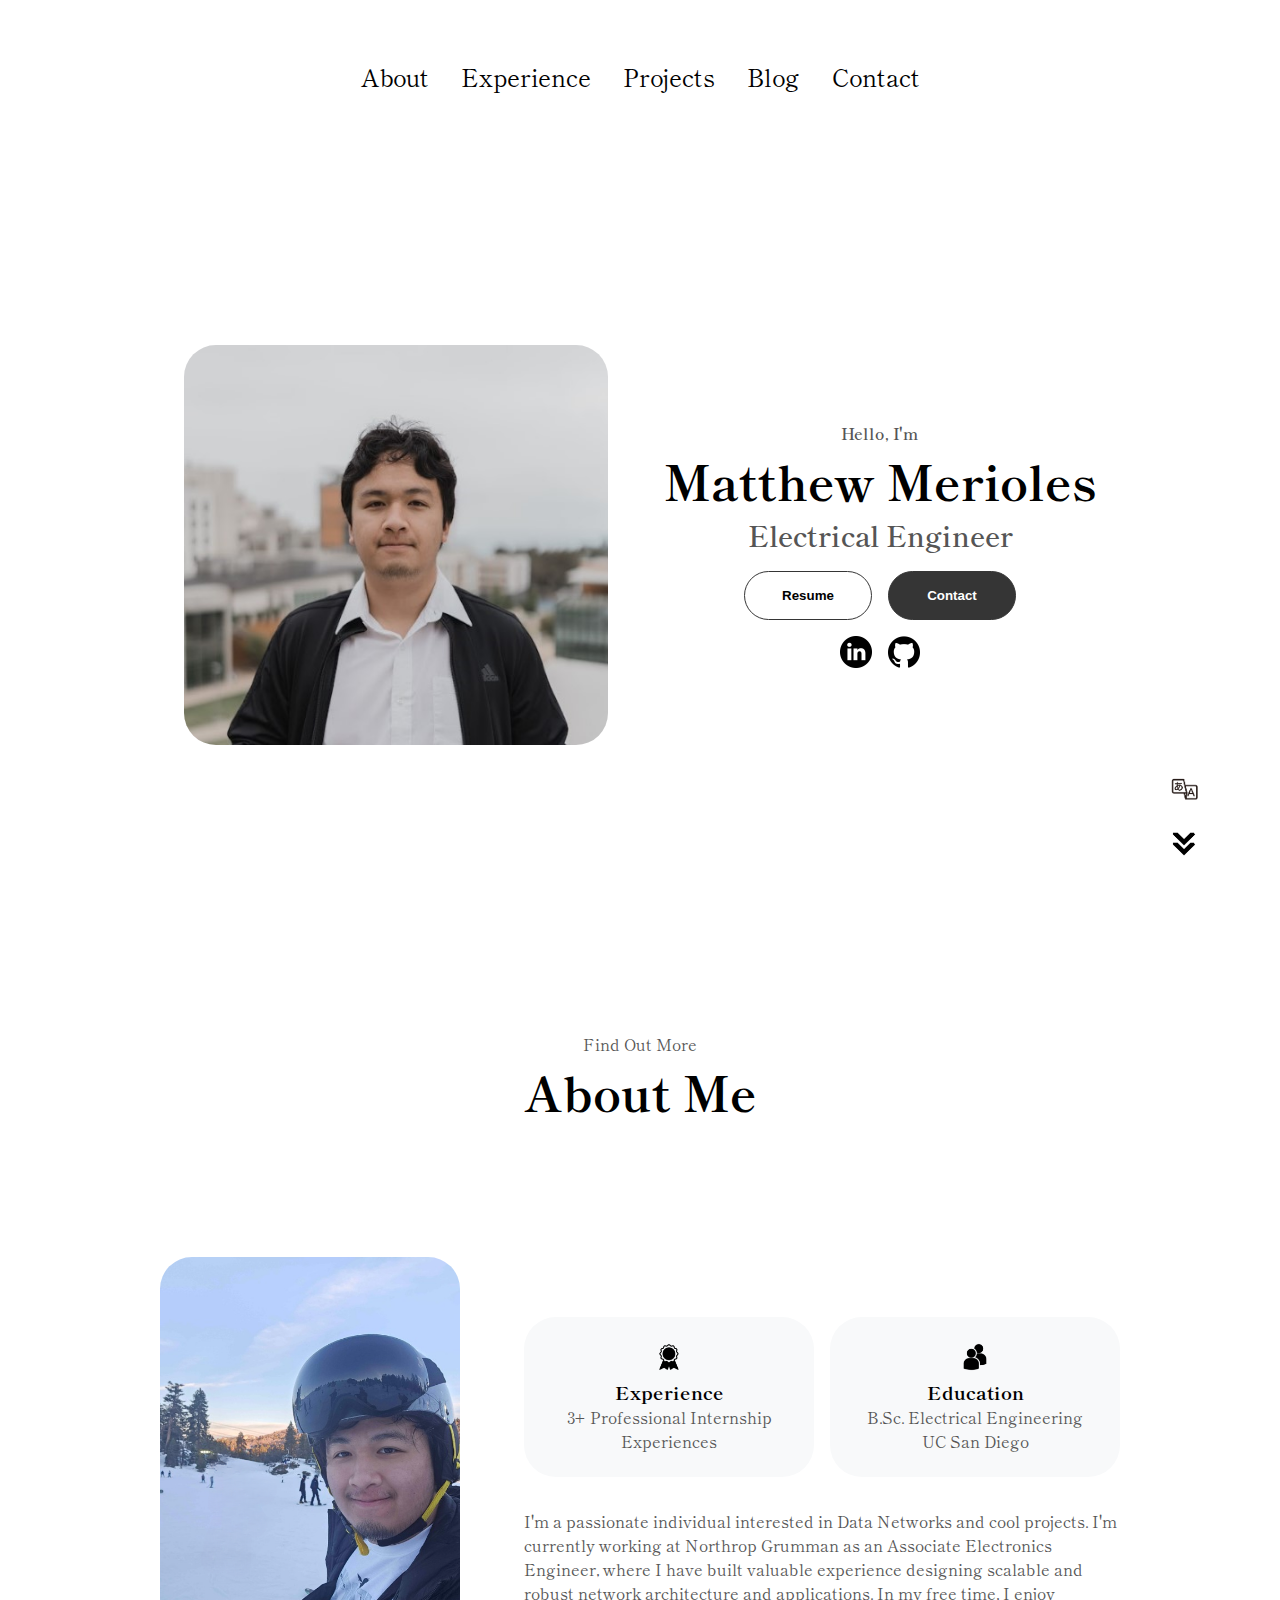
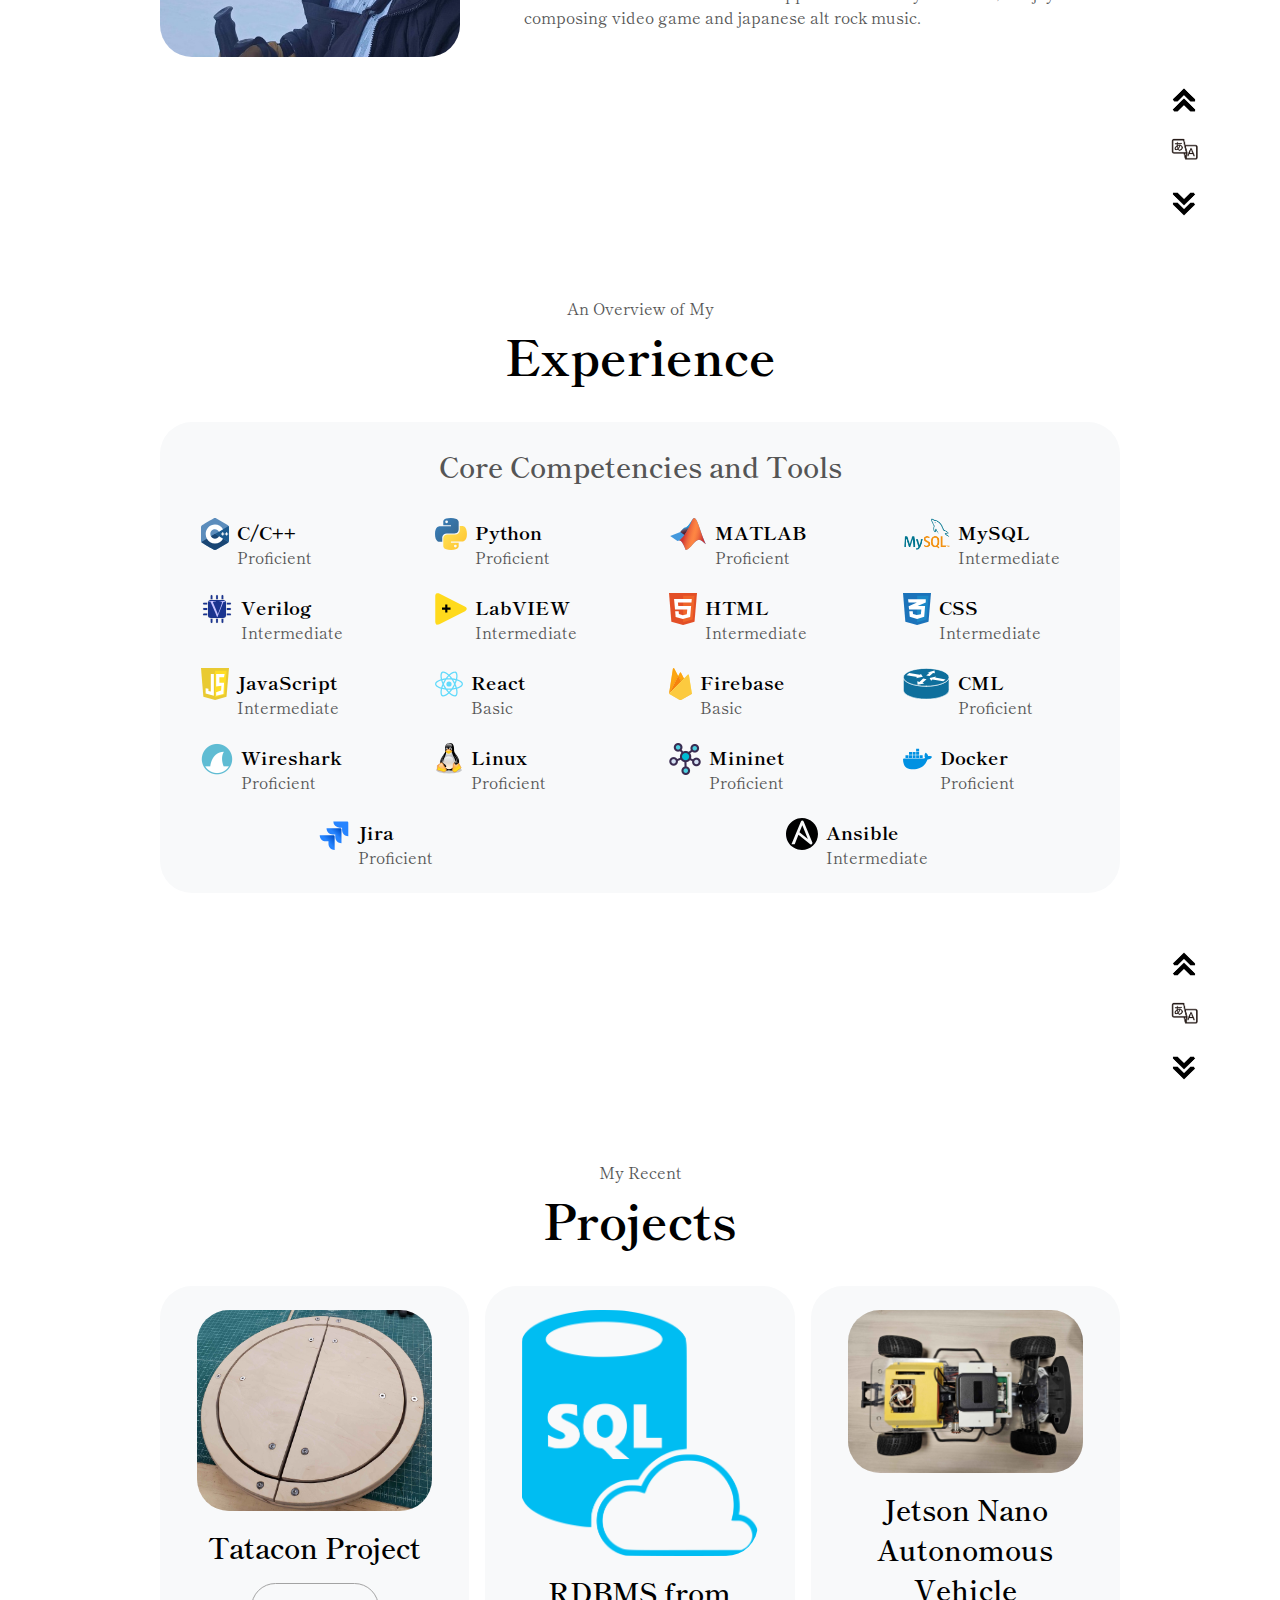
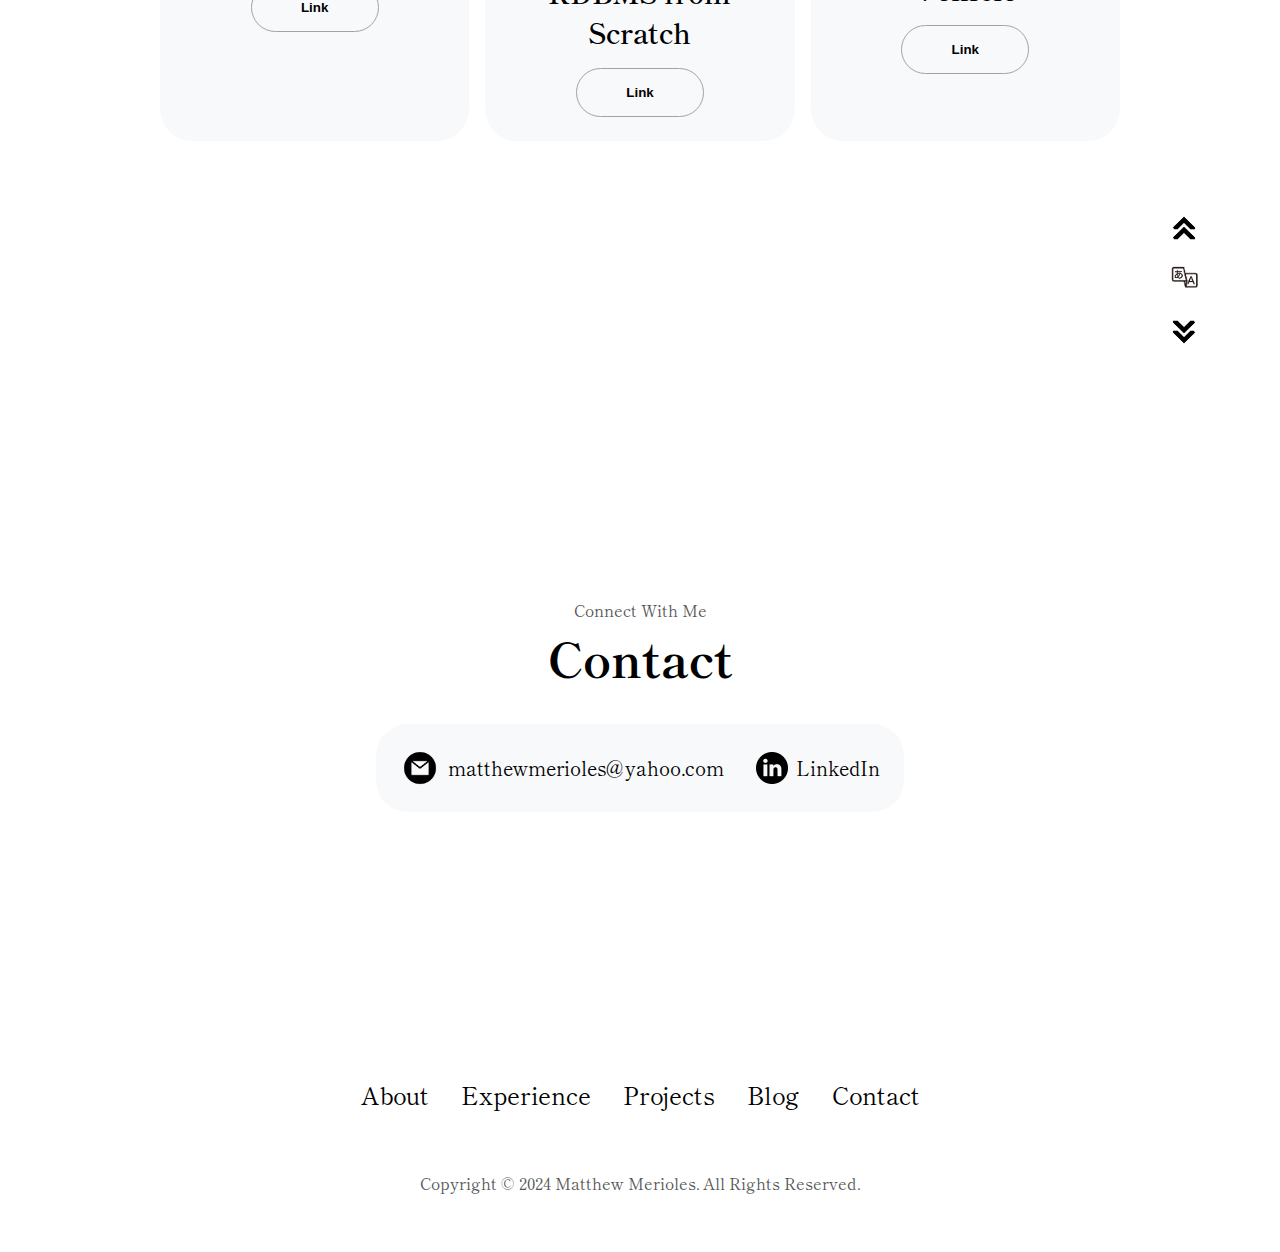
<file: index.html>
<!DOCTYPE html>


<html lang="en">
<head>
    <link rel="preconnect" href="https://fonts.googleapis.com">
    <link rel="preconnect" href="https://fonts.gstatic.com" crossorigin>
    <link href="https://fonts.googleapis.com/css2?family=Shippori+Mincho&display=swap" rel="stylesheet">

    

    <meta charset="UTF-8">
    <meta name="viewport" content="width=device-width, initial-scale=1.0">
    <title>Matthew Merioles</title>
    <link rel="icon" type="image/x-icon" href="./assets/placeholder.png">
    <link rel="stylesheet" href="style.css">
    <link rel="stylesheet" href="mediaqueries.css">
</head>

<body class="fade-in-content">
    <nav id="desktop-nav">
        <div>
            <ul class="nav-links">
                <li><a href="#about" tr="tr_about" >About</a></li>
                <li><a href="#experience" tr="tr_experience" >Experience</a></li>
                <li><a href="#projects" tr="tr_projects" >Projects</a></li>
                <li><a href='https://scrapbox.io/mattlab/' tr="tr_blog" >Blog</a></li>
                <li><a href="#contact" tr="tr_contact" >Contact</a></li>
            </ul>
        </div>
    </nav>
    
    <nav id = "hamburger-nav">
        <div class="hamburger-menu">
          
            <div class="hamburger-icon" onclick="toggleMenu()">
                <span></span>
                <span></span>
                <span></span>
            </div>
            <br>
            <img src="./assets/langtoggle.png" alt="Toggle icon" class="icon" onclick="translateDocument()" />
            <div class="menu-links">
                <li><a href="#about" onclick="toggleMenu()" tr="tr_about" >About</a></li>
                <li><a href="#experience" onclick="toggleMenu()" tr="tr_experience" >Experience</a></li>
                <li><a href="#projects" onclick="toggleMenu()" tr="tr_projects" >Projects</a></li>
                <li><a href='https://scrapbox.io/mattlab/' onclick="toggleMenu()" tr="tr_blog" >Blog</a></li>
                <li><a href="#contact" onclick="toggleMenu()"  tr="tr_contact" >Contact</a></li>
            </div>

        </div>
    </nav>

    <section id="profile">
        <div class="section__pic-container">
            <img src="./assets/matthew.jpg" alt= "Matthew Merioles profile picture" class=about-pic />
        </div>

        <div class="section__text">
            <p class="section__text__p1 " tr="tr_hello">Hello, I'm </p>
            <h1  class="title " tr="tr_name">Matthew Merioles</h1>
            <p class="section__text__p2 " tr="tr_engineer">Electrical Engineer</p>
            <div class="btn-container">
                <button class="btn btn-color-2 " tr="tr_resume" onclick="window.open('./assets/Resume_MMerioles.pdf')"> 
                    Resume
                </button>

                <button class="btn btn-color-1 " tr="tr_contact" onclick="location.href='./#contact'"> 
                    Contact
                </button>
            </div>
            <div id="socials-container">
                <img src="./assets/linkedin.png" 
                alt="LinkedIn Profile"
                class="icon" 
                onclick="location.href='https://www.linkedin.com/in/mmerioles/'"/>

                <img src="./assets/github.png" 
                alt="My Github Profile"
                class="icon" 
                onclick="location.href='https://github.com/mmerioles'"/>
            </div>
        </div>
        <img
        src="./assets/arrow.png"
        alt="Arrow icon"
        class="icon downarrow"
        onclick="location.href='./#about'"
        />
        <img
          src="./assets/langtoggle.png"
          alt="Toggle icon"
          class="icon translate"
          onclick="translateDocument()"
        />
    </section>

    <section id="about">
        <p class="section__text__p1 " tr="tr_get">Find Out More</p>
        <h1 class="title " tr="tr_aboutme">About Me</h1>
        <div class="section-container">

            <div class="section__pic-container">
                <img src="./assets/ski_cleanup.jpg"
                alt="Profile Picture"
                class="about-pic"
                />
            </div>

            <div class = "about-details-container">
                <div class="about-containers">

                    <div class="details-container">
                        <img src="./assets/experience.png" 
                        alt="Experience icon"
                        class="icon"
                        />
                        <h3  tr="tr_exp">Experience</h3>
                        <p  tr="tr_new">3+ Professional Internship Experiences</p>
                        
                    </div>

                    <div class="details-container">
                        <img src="./assets/education.png" 
                        alt="Education icon"
                        class="icon"
                        />
                        <h3  tr="tr_edu">Education</h3>
                        <p  tr="tr_deg">B.Sc. Electrical Engineering</p><p tr="tr_ucsd" >UC San Diego</p>
                    </div>

                </div>

                <div class="text-container">
                    <p  tr="tr_long">
                        I'm a passionate individual interested in Data Networks and cool projects. I'm currently working at Northrop Grumman as an Associate Electronics Engineer, where I have built 
                        valuable experience designing scalable and robust network architecture and applications. In my free time, I enjoy composing video game and japanese alt rock music. 
                    </p>
                </div>
            </div>
        </div>
        <img
        src="./assets/uparrow.png"
        alt="Arrow icon"
        class="icon uparrow"
        onclick="location.href='./#profile'"
        />
        <img
        src="./assets/uparrow.png"
        alt="Arrow icon"
        class="icon uparrow"
        onclick="location.href='./#'"
        />
        <img src="./assets/arrow.png" 
        alt="Arrow icon" 
        class="icon downarrow"
        onclick="location.href='./#experience'"
        />
        <img
          src="./assets/langtoggle.png"
          alt="Toggle icon"
          class="icon translate"
          onclick="translateDocument()"
        />
        
    </section>
    
    <section id="experience">
        <p class="section__text__p1 " tr="tr_explore">An Overview of My</p>
        <h1 class="title " tr="tr_skill">Experience</h1>
        <div class="experience-details-container">
          <div class="about-containers">
            <div class="details-container">
              <h2 class="experience-sub-title " tr="tr_programming">Core Competencies and Tools</h2>
              <div class="article-container">
                <article>
                  <img
                    src="./assets/c.svg"
                    alt="Experience icon"
                    class="icon"
                  />
                  <div>
                    <h3>C/C++</h3>
                    <p tr="tr_proficient" >Proficient</p>
                  </div>
                </article>
                <article>
                  <img
                    src="./assets/python-5.svg"
                    alt="Experience icon"
                    class="icon"
                  />
                  <div>
                    <h3>Python</h3>
                    <p tr="tr_proficient"  >Proficient</p>
                  </div>
                </article>
                <article>
                  <img
                    src="./assets/matlab.svg"
                    alt="Experience icon"
                    class="icon"
                  />
                  <div>
                    <h3>MATLAB</h3>
                    <p tr="tr_proficient" >Proficient</p>
                  </div>
                </article>
                <article>
                  <img
                    src="./assets/mysql.png"
                    alt="Experience icon"
                    class="icon"
                  />
                  <div>
                    <h3>MySQL</h3>
                    <p tr="tr_intermediate" >Intermediate</p>
                  </div>
                </article>
                <article>
                  <img
                    src="./assets/verilog.svg"
                    alt="Experience icon"
                    class="icon"
                  />
                  <div>
                    <h3>Verilog</h3>
                    <p tr="tr_intermediate" >Intermediate</p>
                  </div>
                </article>
                <article>
                  <img
                    src="./assets/labview.svg"
                    alt="Experience icon"
                    class="icon"
                  />
                  <div>
                    <h3>LabVIEW</h3>
                    <p tr="tr_intermediate" >Intermediate</p>
                  </div>
                </article>
                <article>
                  <img
                    src="./assets/html.svg"
                    alt="Experience icon"
                    class="icon"
                  />
                  <div>
                    <h3>HTML</h3>
                    <p tr="tr_intermediate" >Intermediate</p>
                  </div>
                </article>
                <article>
                  <img
                    src="./assets/css.svg"
                    alt="Experience icon"
                    class="icon"
                  />
                  <div>
                    <h3>CSS</h3>
                    <p tr="tr_intermediate" >Intermediate</p>
                  </div>
                </article>
                <article>
                  <img
                    src="./assets/js.svg"
                    alt="Experience icon"
                    class="icon"
                  />
                  <div>
                    <h3>JavaScript</h3>
                    <p tr="tr_intermediate" >Intermediate</p>
                  </div>
                </article>
                <article>
                  <img
                    src="./assets/react.svg"
                    alt="Experience icon"
                    class="icon"
                  />
                  <div>
                    <h3>React</h3>
                    <p tr="tr_basic" >Basic</p>
                  </div>
                </article>
                <article>
                  <img
                    src="./assets/firebase.svg"
                    alt="Experience icon"
                    class="icon"
                  />
                  <div>
                    <h3>Firebase</h3>
                    <p tr="tr_basic" >Basic</p>
                  </div>
                </article>
                <article>
                  <img
                    src="./assets/router.svg"
                    alt="Experience icon"
                    class="icon"
                  />
                  <div>
                    <h3>CML</h3>
                    <p tr="tr_proficient" >Proficient</p>
                  </div>
                </article>
                <article>
                  <img
                    src="./assets/wireshark.png"
                    alt="Experience icon"
                    class="icon"
                  />
                  <div>
                    <h3>Wireshark</h3>
                    <p tr="tr_proficient" >Proficient</p>
                  </div>
                </article>
                <article>
                  <img
                    src="./assets/tux.svg"
                    alt="Experience icon"
                    class="icon"
                  />
                  <div>
                    <h3>Linux</h3>
                    <p tr="tr_proficient">Proficient</p>
                  </div>
                </article>
                <article>
                  <img
                    src="./assets/network.png"
                    alt="Experience icon"
                    class="icon"
                  />
                  <div>
                    <h3>Mininet</h3>
                    <p tr="tr_proficient" >Proficient</p>
                  </div>
                </article>
                <article>
                    <img
                      src="./assets/docker.svg"
                      alt="Experience icon"
                      class="icon"
                    />
                    <div>
                      <h3>Docker</h3>
                      <p tr="tr_proficient" >Proficient</p>
                    </div>
                  </article>
                  <article>
                    <img
                      src="./assets/jira.svg"
                      alt="Experience icon"
                      class="icon"
                    />
                    <div>
                      <h3>Jira</h3>
                      <p tr="tr_proficient" >Proficient</p>
                    </div>
                  </article>
                  <article>
                    <img
                      src="./assets/ansible.svg"
                      alt="Experience icon"
                      class="icon"
                    />
                    <div>
                      <h3>Ansible</h3>
                      <p tr="tr_intermediate" >Intermediate</p>
                    </div>
                  </article>
                  
              </div>
            </div>
          </div>
        </div>
        <img
        src="./assets/arrow.png"
        alt="Arrow icon"
        class="icon downarrow"
        onclick="location.href='./#projects'"
        />
        <img
        src="./assets/uparrow.png"
        alt="Arrow icon"
        class="icon uparrow"
        onclick="location.href='./#about'"
        />
        <img
          src="./assets/langtoggle.png"
          alt="Toggle icon"
          class="icon translate"
          onclick="translateDocument()"
        />
    </section>

    <section id="projects">
        <p class="section__text__p1 " tr="tr_browse">My Recent</p>
        <h1 class="title " tr="tr_projects">Projects</h1>
        <div class="experience-details-container">
            <div class="about-containers">
                <div class="details-container color-container">
                    <div class="article-container">
                        <img
                        src="./assets/tatacon.jpg"
                        alt="Project 1"
                        class="project-img"
                        />
                    </div>
                    
                    <h2 class="experience-sub-title project-title " tr="tr_project_1">Tatacon Project</h2>
                    <div class="btn-container">
                        <button
                        class="btn btn-color-2 project-btn"
                        onclick="location.href='https://scrapbox.io/mattlab/%E3%82%BF%E3%82%BF%E3%82%B3%E3%83%B3%E4%BD%9C%E6%88%90%EF%BC%88WIP%EF%BC%89'"
                        tr="tr_link"
                        >
                        Link
                        </button>
                    </div>
                </div>
                <div class="details-container color-container">
                    <div class="article-container">
                        <img
                        src="./assets/database.png"
                        alt="Project 2"
                        class="project-img"
                        />
                    </div>
                    <h2 class="experience-sub-title project-title " tr="tr_project_2">RDBMS from Scratch</h2>
                    <div class="btn-container">
                        <button
                        class="btn btn-color-2 project-btn"
                        onclick="location.href='https://scrapbox.io/mattlab/RDBMS_from_Scratch'"
                        tr="tr_link"
                        >
                        Link
                        </button>
                    </div>
                </div>
                <div class="details-container color-container">
                    <div class="article-container">
                        <img
                        src="./assets/jetson.jpg"
                        alt="Project 3"
                        class="project-img"
                        />
                    </div>
                     
                      <h2 class="experience-sub-title project-title " tr="tr_project_3">Jetson Nano Autonomous Vehicle</h2>
                      <div class="btn-container">
                          <button
                          class="btn btn-color-2 project-btn "
                          onclick="location.href='https://scrapbox.io/mattlab/Jetson_Nano_Autonomous_Vehicle'"
                          tr="tr_link"
                          >
                          Link
                          </button>
                      </div>
                    
                </div>
            </div>
        </div>
        <img
        src="./assets/uparrow.png"
        alt="Arrow icon"
        class="icon uparrow"
        onclick="location.href='./#experience'"
        />
        <img
          src="./assets/arrow.png"
          alt="Arrow icon"
          class="icon downarrow"
          onclick="location.href='./#contact'"
        />
        <img
          src="./assets/langtoggle.png"
          alt="Toggle icon"
          class="icon translate"
          onclick="translateDocument()"
        />
  
    </section>

    <section id="contact">
        <p class="section__text__p1 " tr="tr_touch">Connect With Me</p>
        <h1 class="title " tr="tr_contact">Contact</h1>
        <div class="contact-info-upper-container">
            <div class="contact-info-container">
                <img src="./assets/email.png" 
                alt="Email icon" 
                class="icon contact-icon email-icon"
                href="mailto:matthewmerioles@yahoo.com"/>
                <p><a href="mailto:matthewmerioles@yahoo.com">matthewmerioles@yahoo.com</a></p>
            </div>

            <div class="contact-info-container">
                <img src="./assets/linkedin.png" 
                alt="LikedIn icon" 
                class="icon contact-icon"
                onclick="location.href='https://www.linkedin.com/in/mmerioles/'"/>
                <p><a href="https://www.linkedin.com/in/mmerioles"  tr="tr_linkedin">LinkedIn</a></p>
            </div>

        </div>
    </section>

    <footer>
        <nav>
            <div class="nav-links-container">
                <ul class="nav-links">
                  <li><a href="#about" tr="tr_about" >About</a></li>
                  <li><a href="#experience"  tr="tr_experience" >Experience</a></li>
                  <li><a href="#projects"  tr="tr_projects" >Projects</a></li>
                  <li><a href='https://scrapbox.io/mattlab/' tr="tr_blog" >Blog</a></li>
                  <li><a href="#contact"  tr="tr_contact" >Contact</a></li>
                </ul>
            </div>
        </nav>
        <p  tr="tr_copyright">Copyright &#169; 2024 Matthew Merioles. All Rights Reserved.</p>
    </footer>
    <script src="script.js"></script>

</body>
</html>
</file>
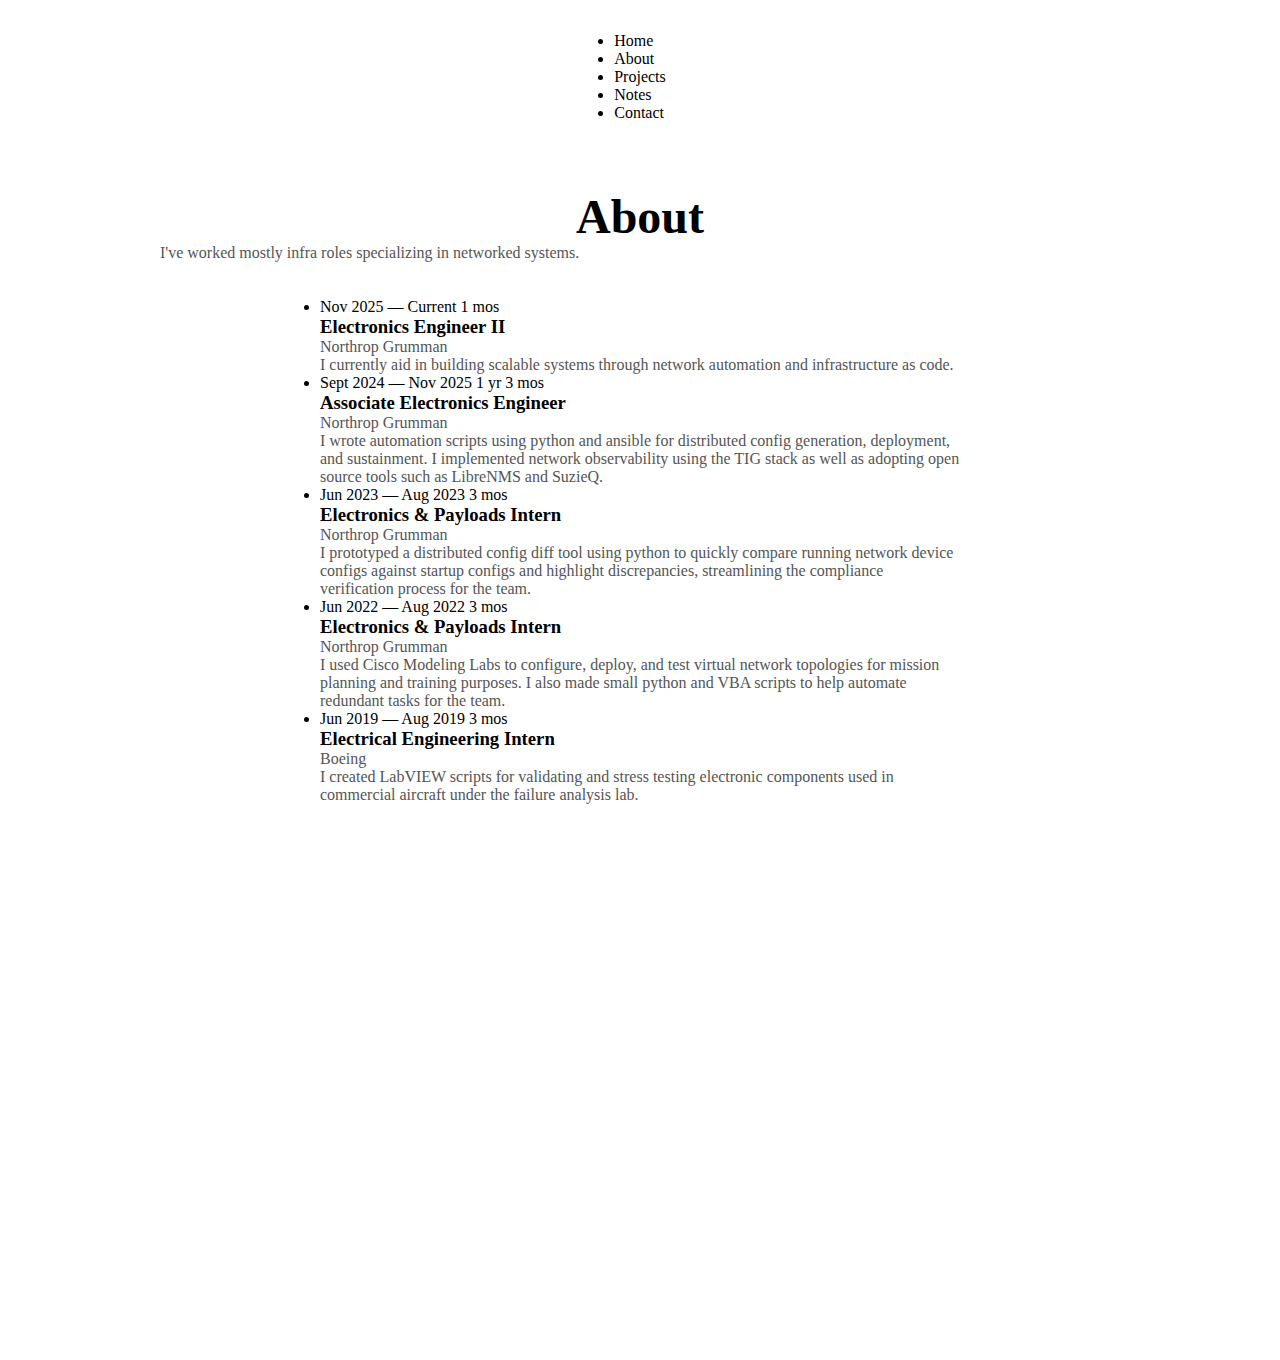
<file: about.html>
<!DOCTYPE html>
<html lang="en">
<head>
    <link rel="preconnect" href="https://fonts.googleapis.com">
    <link rel="preconnect" href="https://fonts.gstatic.com" crossorigin>
    <link href="https://fonts.googleapis.com/css2?family=Klee+One&display=swap" rel="stylesheet">

    <meta charset="UTF-8">
    <meta name="viewport" content="width=device-width, initial-scale=1.0">
    <title>About — Matthew Merioles</title>
    <link rel="icon" type="image/svg+xml" href="./assets/switch.svg">
    <link rel="stylesheet" href="style.css">
    <link rel="stylesheet" href="mediaqueries.css">
</head>

<body class="fade-in-content">
    <nav class="container-nav">
      <ul>
        <li><a href="index.html" tr="tr_home">Home</a></li>
        <li><a href="about.html" tr="tr_about">About</a></li>
        <li><a href="projects.html" tr="tr_projects">Projects</a></li>
        <li><a href="https://scrapbox.io/mattlab/" tr="tr_notes">Notes</a></li>
        <li><a href="contact.html" tr="tr_contact">Contact</a></li>
      </ul>
    </nav>

    <section id="about">

  <div class="about-layout">
    <header class="about-header">
      <h1 class="title" tr="tr_about">About</h1>
      <p class="projects-subtitle"> I've worked mostly infra roles specializing in networked systems. </p>
    </header>
    <section class="timeline">
      <ul class="timeline-list">
        <li class="timeline-item">
          <div class="timeline-date">
            <span class="timeline-range">Nov 2025 — Current</span>
            <span class="timeline-duration" id="current-role-duration" data-start="2025-11-01">1 mos</span>
          </div>
          <div class="timeline-panel">
            <h3 class="timeline-role">Electronics Engineer II</h3>
            <p class="timeline-company">Northrop Grumman</p>
            <p class="timeline-text">
              I currently aid in building scalable systems through network automation and infrastructure as code. 
            </p>
          </div>
        </li>

        <li class="timeline-item">
          <div class="timeline-date">
            <span class="timeline-range">Sept 2024 — Nov 2025</span>
            <span class="timeline-duration">1 yr 3 mos</span>
          </div>
          <div class="timeline-panel">
            <h3 class="timeline-role">Associate Electronics Engineer</h3>
            <p class="timeline-company">Northrop Grumman</p>
            <p class="timeline-text">
              I wrote automation scripts using python and ansible for distributed config generation, deployment, and sustainment. I implemented network observability using the TIG stack as well as adopting open source tools such as LibreNMS and SuzieQ.
            </p>
          </div>
        </li>

        <li class="timeline-item">
          <div class="timeline-date">
            <span class="timeline-range">Jun 2023 — Aug 2023</span>
            <span class="timeline-duration">3 mos</span>
          </div>
          <div class="timeline-panel">
            <h3 class="timeline-role">Electronics & Payloads Intern </h3>
            <p class="timeline-company">Northrop Grumman</p>
            <p class="timeline-text">
              I prototyped a distributed config diff tool using python to quickly compare running network device configs against startup configs and highlight discrepancies, streamlining the compliance verification process for the team.
            </p>
          </div>
        </li>

        <li class="timeline-item">
          <div class="timeline-date">
            <span class="timeline-range">Jun 2022 — Aug 2022</span>
            <span class="timeline-duration">3 mos</span>
          </div>
          <div class="timeline-panel">
            <h3 class="timeline-role">Electronics & Payloads Intern </h3>
            <p class="timeline-company">Northrop Grumman</p>
            <p class="timeline-text">
              I used Cisco Modeling Labs to configure, deploy, and test virtual network topologies for mission planning and training purposes. I also made small python and VBA scripts to help automate redundant tasks for the team.
            </p>
          </div>
        </li>

        <li class="timeline-item">
          <div class="timeline-date">
            <span class="timeline-range">Jun 2019 — Aug 2019</span>
            <span class="timeline-duration">3 mos</span>
          </div>
          <div class="timeline-panel">
            <h3 class="timeline-role">Electrical Engineering Intern</h3>
            <p class="timeline-company">Boeing</p>
            <p class="timeline-text">
              I created LabVIEW scripts for validating and stress testing electronic components used in commercial aircraft under the failure analysis lab.
            </p>
          </div>
        </li>


      </ul>
    </section>
  </div>
</section>


    <footer></footer>
    <script src="script.js"></script>
</body>
</html>
</file>
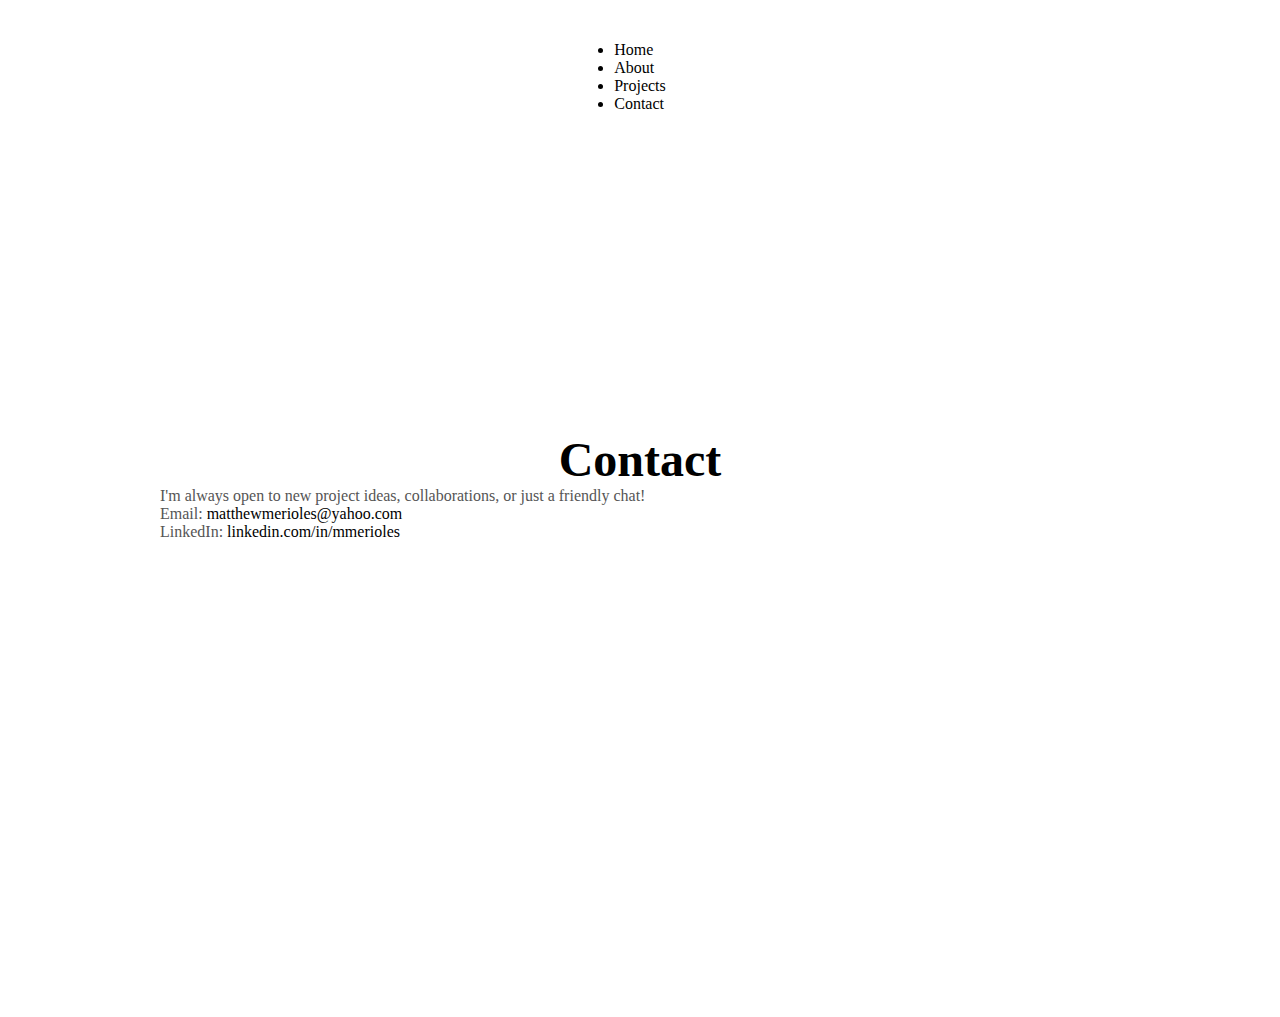
<file: contact.html>
<!DOCTYPE html>
<html lang="en">
<head>
    <link rel="preconnect" href="https://fonts.googleapis.com">
    <link rel="preconnect" href="https://fonts.gstatic.com" crossorigin>
    <link href="https://fonts.googleapis.com/css2?family=Klee+One&display=swap" rel="stylesheet">

    <meta charset="UTF-8">
    <meta name="viewport" content="width=device-width, initial-scale=1.0">
    <title>Contact — Matthew Merioles</title>
    <link rel="icon" type="image/svg+xml" href="./assets/switch.svg">
    <link rel="stylesheet" href="style.css">
    <link rel="stylesheet" href="mediaqueries.css">
</head>

<body class="fade-in-content">
    <nav class="container-nav">
      <ul>
        <li><a href="index.html" tr="tr_home">Home</a></li>
        <li><a href="about.html" tr="tr_about">About</a></li>
        <li><a href="projects.html" tr="tr_projects">Projects</a></li>
        <li><a href="contact.html" tr="tr_contact">Contact</a></li>
      </ul>
    </nav>

    <section id="contact">
    <div class="contact-layout">
        <header class="contact-header">
        <h1 class="title" tr="tr_contact">Contact</h1>
        <p class="contact-subtitle" tr="tr_contact_sub">
            I'm always open to new project ideas, collaborations, or just a friendly chat!
        </p>
        </header>

        <div class="contact-card">
        <p>
            Email:
            <a href="mailto:matthewmerioles@yahoo.com" tr="tr_mail">
            matthewmerioles@yahoo.com
            </a>
        </p>
        <p>
            LinkedIn:
            <a href="https://www.linkedin.com/in/mmerioles" tr="tr_linkedin">
            linkedin.com/in/mmerioles
            </a>
        </p>
        </div>
    </div>
    </section>


    <footer></footer>
    <script src="script.js"></script>
</body>
</html>
</file>
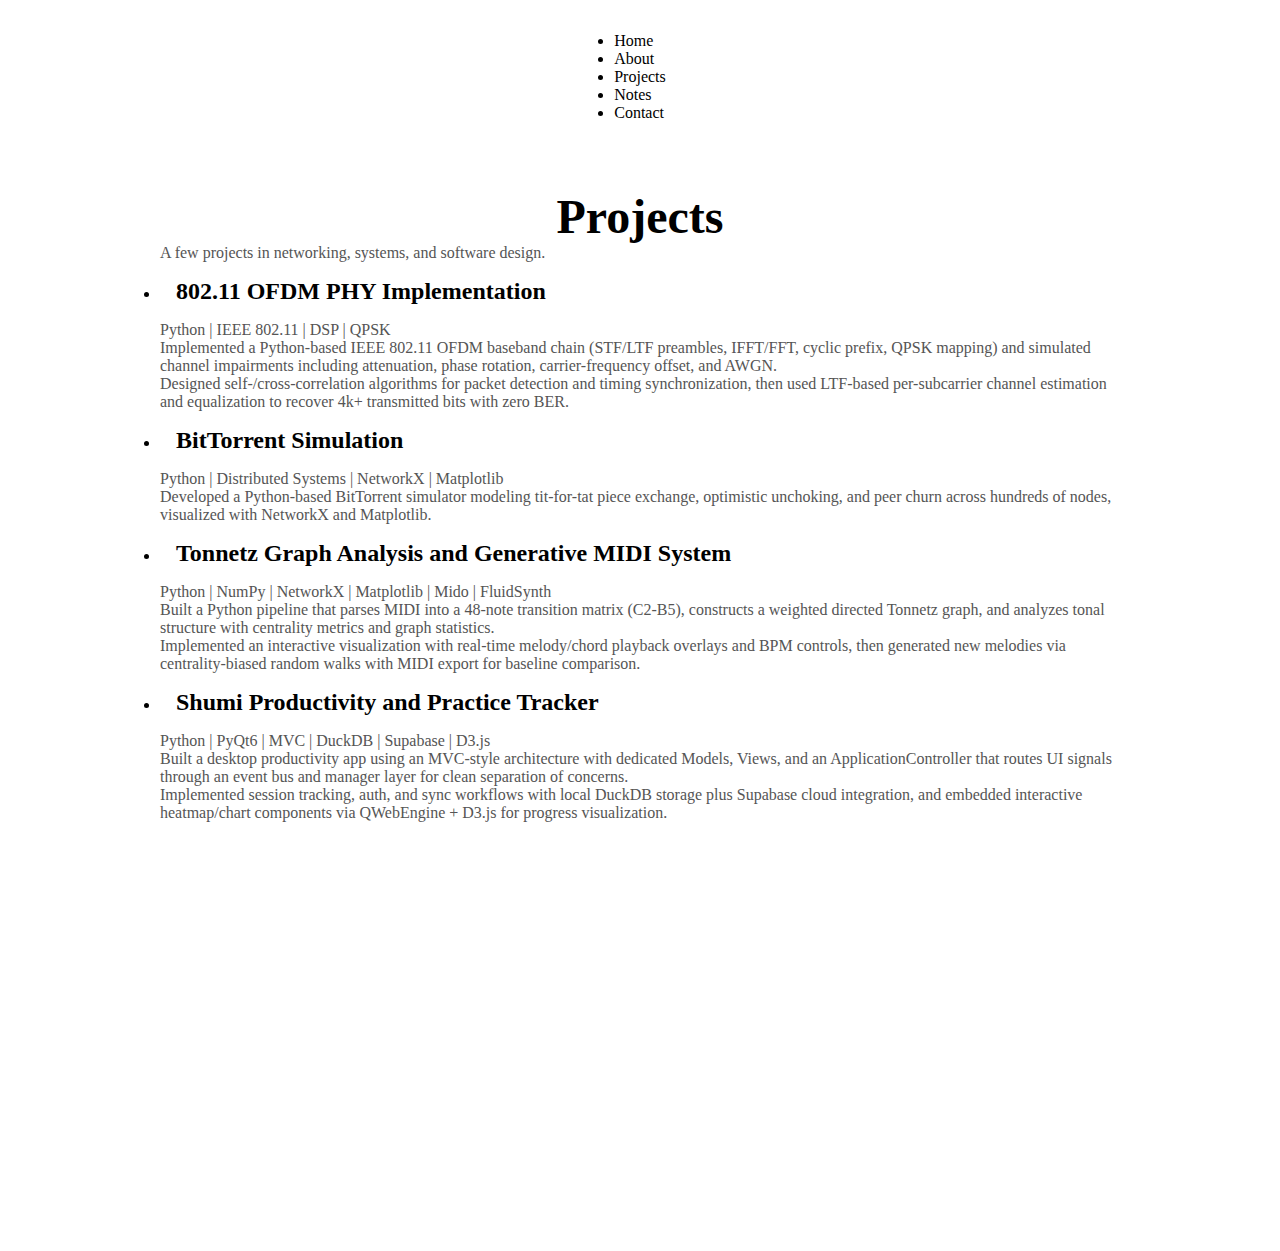
<file: projects.html>
<!DOCTYPE html>
<html lang="en">
<head>
    <link rel="preconnect" href="https://fonts.googleapis.com">
    <link rel="preconnect" href="https://fonts.gstatic.com" crossorigin>
    <link href="https://fonts.googleapis.com/css2?family=Klee+One&display=swap" rel="stylesheet">

    <meta charset="UTF-8">
    <meta name="viewport" content="width=device-width, initial-scale=1.0">
    <title>Projects &mdash; Matthew Merioles</title>
    <link rel="icon" type="image/svg+xml" href="./assets/switch.svg">
    <link rel="stylesheet" href="style.css">
    <link rel="stylesheet" href="mediaqueries.css">
</head>

<body class="fade-in-content">
    <nav class="container-nav">
      <ul>
        <li><a href="index.html" tr="tr_home">Home</a></li>
        <li><a href="about.html" tr="tr_about">About</a></li>
        <li><a href="projects.html" tr="tr_projects">Projects</a></li>
        <li><a href="https://scrapbox.io/mattlab/" tr="tr_notes">Notes</a></li>
        <li><a href="contact.html" tr="tr_contact">Contact</a></li>
      </ul>
    </nav>

    <section id="projects">
      <div class="projects-layout">
        <header class="projects-header">
          <h1 class="title" tr="tr_projects">Projects</h1>
          <p class="projects-subtitle">
            A few projects in networking, systems, and software design.
          </p>
        </header>

        <ul class="projects-list">
          <li class="project-item">
            <div class="project-card">
              <h2 class="project-title">802.11 OFDM PHY Implementation</h2>
              <p class="project-meta">Python | IEEE 802.11 | DSP | QPSK</p>
              <p class="project-text">
                Implemented a Python-based IEEE 802.11 OFDM baseband chain (STF/LTF preambles, IFFT/FFT, cyclic prefix, QPSK mapping) and simulated channel impairments including attenuation, phase rotation, carrier-frequency offset, and AWGN.
              </p>
              <p class="project-text">
                Designed self-/cross-correlation algorithms for packet detection and timing synchronization, then used LTF-based per-subcarrier channel estimation and equalization to recover 4k+ transmitted bits with zero BER.
              </p>
            </div>
          </li>

          <li class="project-item">
            <div class="project-card">
              <h2 class="project-title">BitTorrent Simulation</h2>
              <p class="project-meta">Python | Distributed Systems | NetworkX | Matplotlib</p>
              <p class="project-text">
                Developed a Python-based BitTorrent simulator modeling tit-for-tat piece exchange, optimistic unchoking, and peer churn across hundreds of nodes, visualized with NetworkX and Matplotlib.
              </p>
            </div>
          </li>

          <li class="project-item">
            <div class="project-card">
              <h2 class="project-title">Tonnetz Graph Analysis and Generative MIDI System</h2>
              <p class="project-meta">Python | NumPy | NetworkX | Matplotlib | Mido | FluidSynth</p>
              <p class="project-text">
                Built a Python pipeline that parses MIDI into a 48-note transition matrix (C2-B5), constructs a weighted directed Tonnetz graph, and analyzes tonal structure with centrality metrics and graph statistics.
              </p>
              <p class="project-text">
                Implemented an interactive visualization with real-time melody/chord playback overlays and BPM controls, then generated new melodies via centrality-biased random walks with MIDI export for baseline comparison.
              </p>
            </div>
          </li>

          <li class="project-item">
            <div class="project-card">
              <h2 class="project-title">Shumi Productivity and Practice Tracker</h2>
              <p class="project-meta">Python | PyQt6 | MVC | DuckDB | Supabase | D3.js</p>
              <p class="project-text">
                Built a desktop productivity app using an MVC-style architecture with dedicated Models, Views, and an ApplicationController that routes UI signals through an event bus and manager layer for clean separation of concerns.
              </p>
              <p class="project-text">
                Implemented session tracking, auth, and sync workflows with local DuckDB storage plus Supabase cloud integration, and embedded interactive heatmap/chart components via QWebEngine + D3.js for progress visualization.
              </p>
            </div>
          </li>
        </ul>
      </div>
    </section>

    <footer></footer>
    <script src="script.js"></script>
</body>
</html>
</file>
<file: style.css>
/* General Styling */

.shippori-mincho-regular {
    font-family: "Shippori Mincho", serif;
    font-weight: 400;
    font-style: normal;
}

* {
    margin: 0;
    padding: 0;
}

body {
    /*background: radial-gradient(circle, rgb(245, 245, 245) 0%, rgb(215, 216, 204) 100%);*/
    font-family: "Shippori Mincho";
    animation: fadeInPage ease 3s;
    animation-fill-mode: forwards;
}

html {
    scroll-behavior: smooth;
}

p{
    color:rgb(85, 85, 85);
}

/* Transitions */

a, .btn{
    transition: all 300ms ease;
}

/* Desktop Nav */

nav, 
.nav-links {
    display: flex;
}
  
nav {
    justify-content: space-around;
    align-items: center;
    height: 17vh;
}

.nav-links{
    gap: 2rem;
    list-style: none;
    font-size: 1.5rem;
}

a {
    color: black;
    text-decoration: none;
    text-decoration-color: white;
}

a:hover{
    color: grey;
    text-decoration: underline;
    text-underline-offset: 0.5rem;
    text-decoration-color: rgb(181,181,181);
}

/* Hamburger Menu */

#hamburger-nav {
    display: none;
}

.hamburger-menu {
    position: fixed;
    top: 2rem; /* Adjust as needed */
    left: 2rem; /* Adjust as needed */
    z-index: 10003; /* Ensure the hamburger icon is above other elements */
}

.hamburger-icon {
    display: flex;
    flex-direction: column;
    justify-content: space-between;
    height: 24px;
    width: 30px;
    cursor: pointer;
    z-index: 10003; /* Ensure the hamburger icon is above the menu */
}

.hamburger-icon span {
    width: 100%;
    height: 2px;
    background-color: black;
    transition: all 0.3s ease-in-out;
}

.menu-links {
    position: fixed;
    top: 0;
    left: 0;
    width: 100%;
    height: 100vh; 
    background-color: white; 
    display: flex;
    flex-direction: column;
    justify-content: center;
    align-items: center;
    overflow: hidden;
    transition: transform 0.3s ease-in-out;
    transform: translateY(-100%); 
    z-index: 10000; 
}

.menu-links.open {
    transform: translateY(0); 
}

.menu-links a {
    display: block;
    padding: 10px;
    text-align: center;
    font-size: 1.5rem;
    color: black;
    text-decoration: none;
    transition: all 0.3s ease-in-out;
}

.menu-links li {
    list-style: none;
}

.hamburger-icon.open span:first-child {
    transform: rotate(45deg) translate(5px, 5px);
}

.hamburger-icon.open span:nth-child(2) {
    opacity: 0;
}

.hamburger-icon.open span:last-child {
    transform: rotate(-45deg) translate(5px, -5px);
}

.hamburger-icon span:first-child {
    transform: none;
}

.hamburger-icon span:nth-child(2) {
    opacity: 1;
}

.hamburger-icon span:last-child {
    transform: none;
}

/* Sections */

section {
    
    padding-top: 4vh;
    height: 96vh;
    margin: 0 10rem;
    box-sizing: border-box;
    min-height: fit-content;
}

.section-container{
    display: flex;
}

/* Profile Section */

#profile{
    position: relative;
    display: flex;
    justify-content: center;
    gap: 5rem;
    height: 80vh;
}

.section__pic-container {
    display: flex;
    height: 400px;
    width: 400px;
    margin: auto 0;
}

.section__text{
    align-self: center;
    text-align: center;
}

.section__text p {
    font-weight: 600;
}

.section__text__p1 {
    text-align: center;
}
.section__text__p2 {
    font-size: 1.75rem;
    margin-bottom: 1rem;
}

.title {
    font-size: 3rem;
    text-align: center;
}

#socials-container {
    display: flex;
    justify-content: center;
    margin-top: 1rem;
    gap: 1rem;
}

/* Icon */

.icon{
    cursor: pointer;
    height: 2rem;
    transition: transform 0.3s ease;
}

.icon:hover{
    transform: scale(1.1);
}

/* Buttons */

.btn-container{
    display: flex;
    justify-content: center;
    gap: 1rem;
}

.btn {
    font-weight: 600;
    transition: all 300ms ease;
    padding: 1rem;
    width: 8rem;
    border-radius: 2rem;
}

.btn-color-1, .btn-color-2{
    border: rgb(53,53,53) 0.1rem solid;
}

.btn-color-1:hover, .btn-color-2:hover{
    cursor: pointer;
}

.btn-color-1, .btn-color-2:hover{
    background: rgb(53,53,53);
    color: white;
}

.btn-color-1:hover {
    background: rgb(0,0,0)
}

.btn-color-2 {
    background: none;
}

.btn-color-2:hover{
    border: rgb(255,255,255) 0.1rem solid;
}

.btn-container {
    gap: 1rem;
}

/* About Section */

#about {
    position: relative;
}

.about-containers{
    gap: 1rem;
    margin-bottom: 2rem;
    margin-top: 2rem;
}

.about-details-container{
    justify-content: center;
    flex-direction: column;
}

.about-containers, .about-details-container {
    display: flex;
}

.about-pic{
    border-radius: 2rem;
}

.uparrow{
    position: absolute;
    right: -5rem;
    bottom: 9rem;
}

.downarrow{
    position: absolute;
    right: -5rem;
    bottom: 2.5rem;
}

.translate{
    position: absolute;
    right: -5rem;
    bottom: 6rem;
}

.details-container{
    padding: 1.5rem;
    flex: 1;
    /*background: rgb(242, 240, 239);*/
    background: #F8F9FA;
    border-radius: 2rem;
    /*
    border: rgb(194, 192, 192) 0.01rem solid;
    border-color: rgb(163,163,163);*/
    text-align: center;
}

.section-container{
    gap: 4rem;
    height:80%;
}

.section__pic-container{
    height: 400px;
    width: 400px;
    margin: auto 0;
}

/* Experience Section */

#experience {
    position: relative;
  }
  
  .experience-sub-title {
    color: rgb(85, 85, 85);
    font-weight: 600;
    font-size: 1.75rem;
    margin-bottom: 2rem;
  }
  
  .experience-details-container {
    display: flex;
    justify-content: center;
    flex-direction: column;
  }
  
  .article-container {
    display: flex;
    text-align: initial;
    flex-wrap: wrap;
    flex-direction: row;
    gap: 1.5rem;
    justify-content: space-around;
  }
  
  article {
    display: flex;
    width: 11rem;
    justify-content: left;
    gap: 0.5rem;
  }
  
  article .icon {
    cursor: default;
  }

  /* Projects Section */

#projects{
    position: relative;
}

.color-container {
    border-color: rgb(163,163,163);
    /*background: rgb(250, 250, 250);*/
}

.project-img{
    border-radius: 2rem;
    width: 90%;
    height: 90%;
}

.project-title{
    margin: 1rem;
    color: black;
}

.project-btn{
    color: black;
    border-color: rgb(163,163,163)
}

/* Contact Section */

#contact{
    display: flex;
    justify-content: center;
    flex-direction: column;
    height: 70vh;
}

.contact-info-upper-container{
    display: flex;
    justify-content: center;
    border-radius: 2rem;
    /*
    border: rgb(53,53,53) 0.1rem solid;
    border-color: rgb(163,163,163);*/
    background: #F8F9FA;
    margin: 2rem auto;
    padding: 0.5rem;
}

.contact-info-container{
    display: flex;
    align-items: center;
    justify-content: center;
    gap: 0.5rem;
    margin: 1rem;
}

.contact-info-container p {
    font-size: larger;
}

.contact-icon {
    cursor: default;
}

.email-icon {
    height: 2.5rem;
}

/* Footer */

footer{
    height: 26vh;
    margin: 0 1rem;
}

footer p {
    text-align: center;
}

/* Language Transition */
.fade-out-content {
    animation: fadeOutContent ease 0.5s;
    animation-fill-mode: forwards;
    pointer-events: none;
}

.fade-in-content {
    animation: fadeInContent ease 0.5s;
    animation-fill-mode: forwards;
}

.spark {
    position: absolute;
    width: 30px;
    height: 8px;
    border-radius: 3px;
    background-color: black;
    transform: none;
  }
</file>
<file: mediaqueries.css>
@keyframes fadeInPage {
    0% {
        opacity: 0;
    }
    100% {
        opacity: 1;
    }
}

@keyframes fadeOutContent {
    0% {
        opacity: 1;
    }
    100% {
        opacity: 0;
    }
}

@keyframes fadeInContent {
    0% {
        opacity: 0;
    }
    100% {
        opacity: 1;
    }
}
@media screen and (max-width: 1400px){
    #profile {
        height: 83vh;
        margin-bottom: 6rem;
    }
    .about-containers{
        flex-wrap: wrap;
    }
}

@media screen and (max-width: 1200px){
    #desktop-nav {
        display: none;
    }

    #hamburger-nav{
        display: flex;
    }
    
    #experience, .experience-details-container {
        margin-top: 2rem;
    }

    #profile, .section-container{
        display: block;
    }
    
    .downarrow, .uparrow, .translate {
        display: none;
    }

    section, .section-container {
        height: fit-content;
    }

    section {
        margin: 0 5%;
    }

    .section__pic-container{
        width: 275px;
        height: 275px;
        margin: 0 auto 2rem;
    }

    .about-containers {
        margin-top: 0;
    }
}


@media screen and (max-width: 600px){
    #contact, footer {
        height: 40vh;
    }

    #profile{
        height: 83vh;
        margin-bottom: 0;
    }
    
    article {
        font-size: 1rem;
    }

    footer nav{
        height: fit-content;
        margin-bottom: 2rem;
    }

    .about-containers, .contact-info-upper-container, .btn-container {
        flex-wrap: wrap;
    }

    .contact-info-container {
        margin: 0;
    }

    .contact-info-container p, .nav-links li a {
        font-size: 1rem;
    }

    .experience-sub-title{
        font-size: 1.25rem;
    }

    .logo {
        font-size: 1.5rem;
    }

    .nav-links {
        flex-direction: column;
        gap: 0.5rem;
        text-align: center;
    }

    .section__pic-container {
        width: auto;
        height: 46vw;
        justify-content: center;
    }

    .section__text__p2 {
        font-size: 1.25rem;
    }

    .title {
        font-size: 2rem;
    }

    .text-container {
        text-align: justify;
    }
}
</file>
